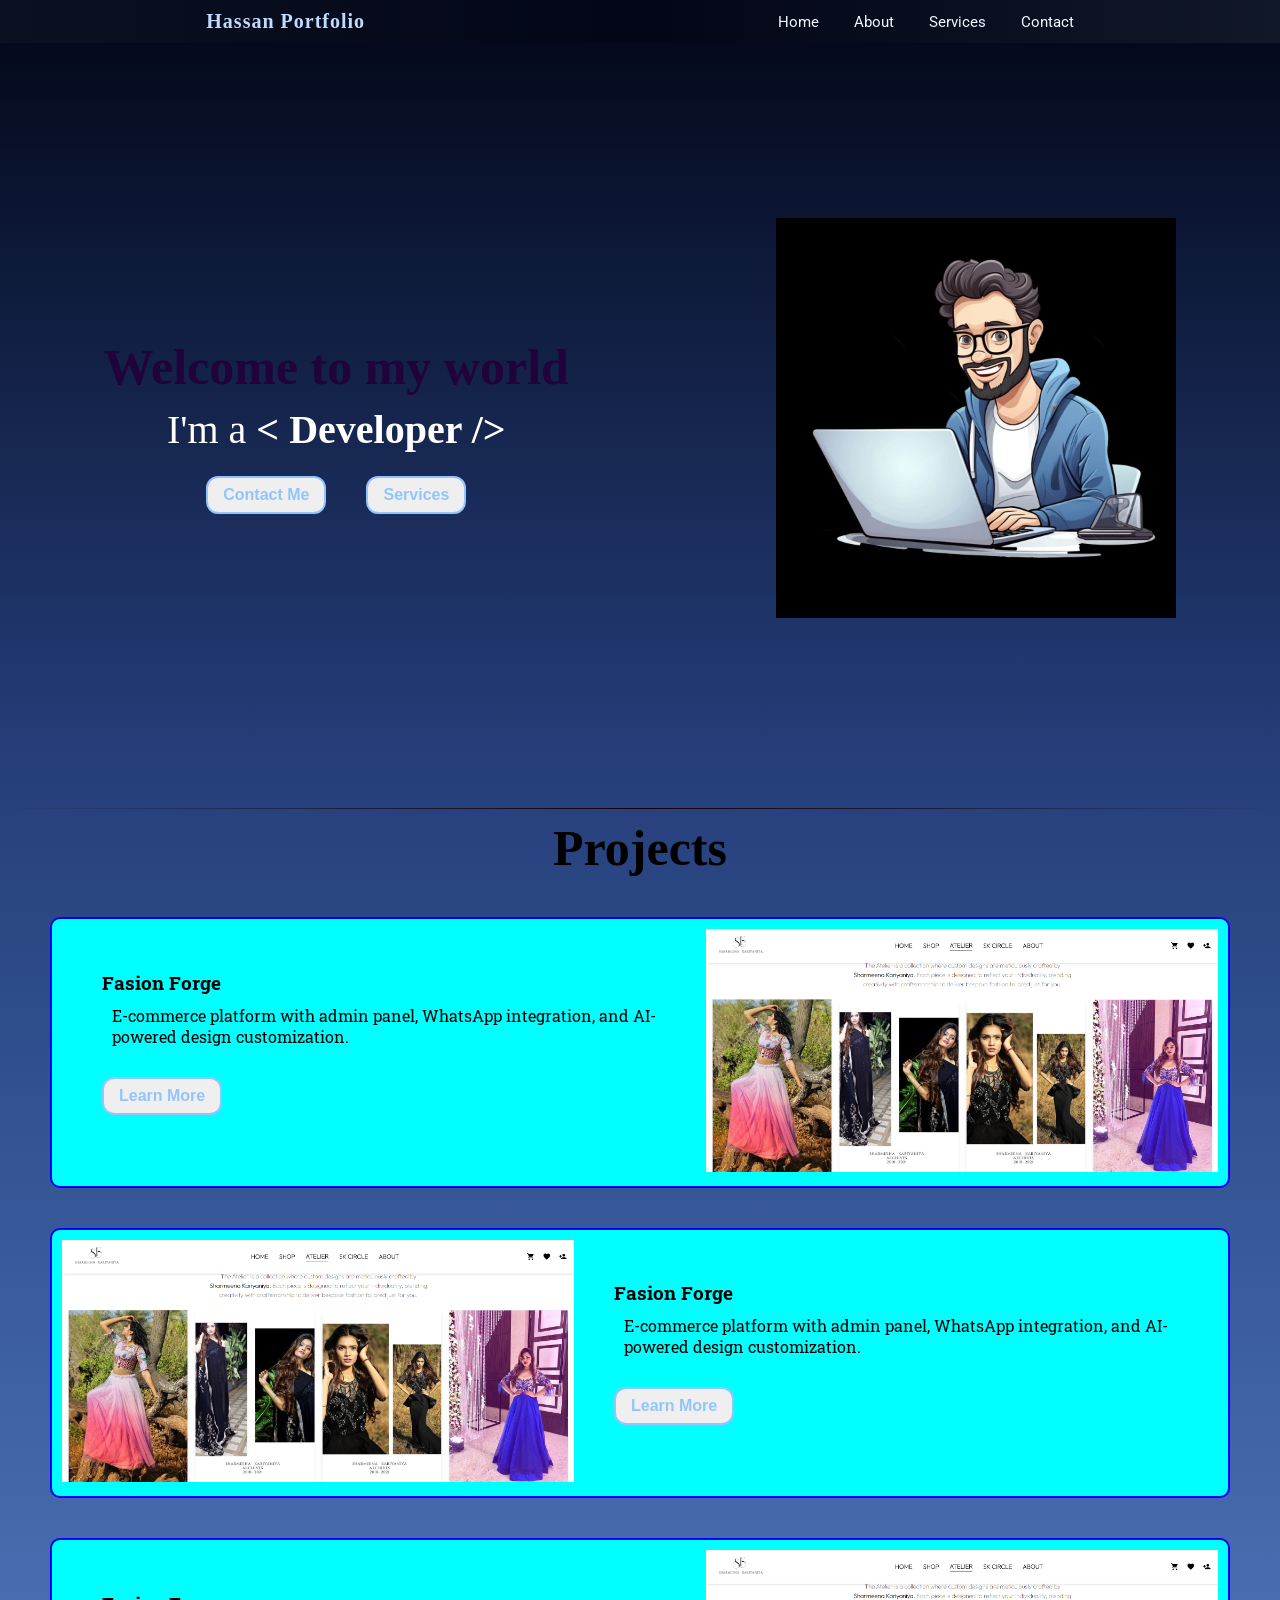
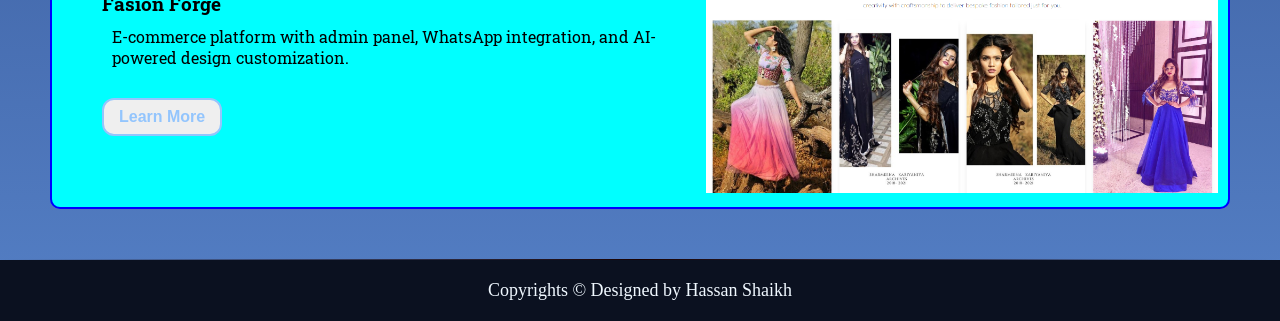
<file: portfolio-web/index.html>
<!DOCTYPE html>
<html lang="en">
<head>
    <meta charset="UTF-8">
    <meta name="viewport" content="width=device-width, initial-scale=1.0">
    <title>Hassan Portfolio</title>
    <link rel="stylesheet" href="style.css">
    <link rel="preconnect" href="https://fonts.googleapis.com">
    <link rel="preconnect" href="https://fonts.gstatic.com" crossorigin>
    <link href="https://fonts.googleapis.com/css2?family=Edu+NSW+ACT+Cursive:wght@400..700&family=Roboto+Slab:wght@100..900&family=Roboto:ital,wght@0,100..900;1,100..900&display=swap" rel="stylesheet">
    <style>
        
    </style>

    <body>
    <nav>
        <div class="logo">Hassan Portfolio</div>
        <ul>
            <li>Home</li>
            <li>About</li>
            <li>Services</li>
            <li>Contact</li>
        </ul>
    </nav>
    <main>
        <section class="hero">
            <div class="hero-left">
                <div class="one">Welcome to my world</div>
                <div class="two">I'm a <span class="bold"> &lt; Developer /&gt; </span></div>
                <div>
                    <button class="btn">Contact Me</button>
                    <button class="btn">Services</button>
                </div>
            </div>
            <div class="hero-right">
                <img src="developer.png" alt="developer-img" height="400px">
            </div>
        </section>

        <hr>

        <section class="projects">
            <h1 class="section-head">Projects</h1>
            <div class="project">
                <div class="project-img">
                    <img src="project1.png" alt="fasion-designing-website">
                </div>
                <div class="project-info">
                    <h3>Fasion Forge</h3>
                    <p>E-commerce platform with admin panel, WhatsApp integration, and AI-powered design customization.</p>
                    <button class="btn">Learn More</button>
                </div>
            </div>
            <div class="project">
                <div class="project-img">
                    <img src="project1.png" alt="fasion-designing-website">
                </div>
                <div class="project-info">
                    <h3>Fasion Forge</h3>
                    <p>E-commerce platform with admin panel, WhatsApp integration, and AI-powered design customization.</p>
                    <button class="btn">Learn More</button>
                </div>
            </div>
            <div class="project">
                <div class="project-img">
                    <img src="project1.png" alt="fasion-designing-website">
                </div>
                <div class="project-info">
                    <h3>Fasion Forge</h3>
                    <p>E-commerce platform with admin panel, WhatsApp integration, and AI-powered design customization.</p>
                    <button class="btn">Learn More</button>
                </div>
            </div>
        </section>
    </main> <hr>
    <footer>
        Copyrights &copy; Designed by Hassan Shaikh
    </footer>
</body>
</html>
</file>
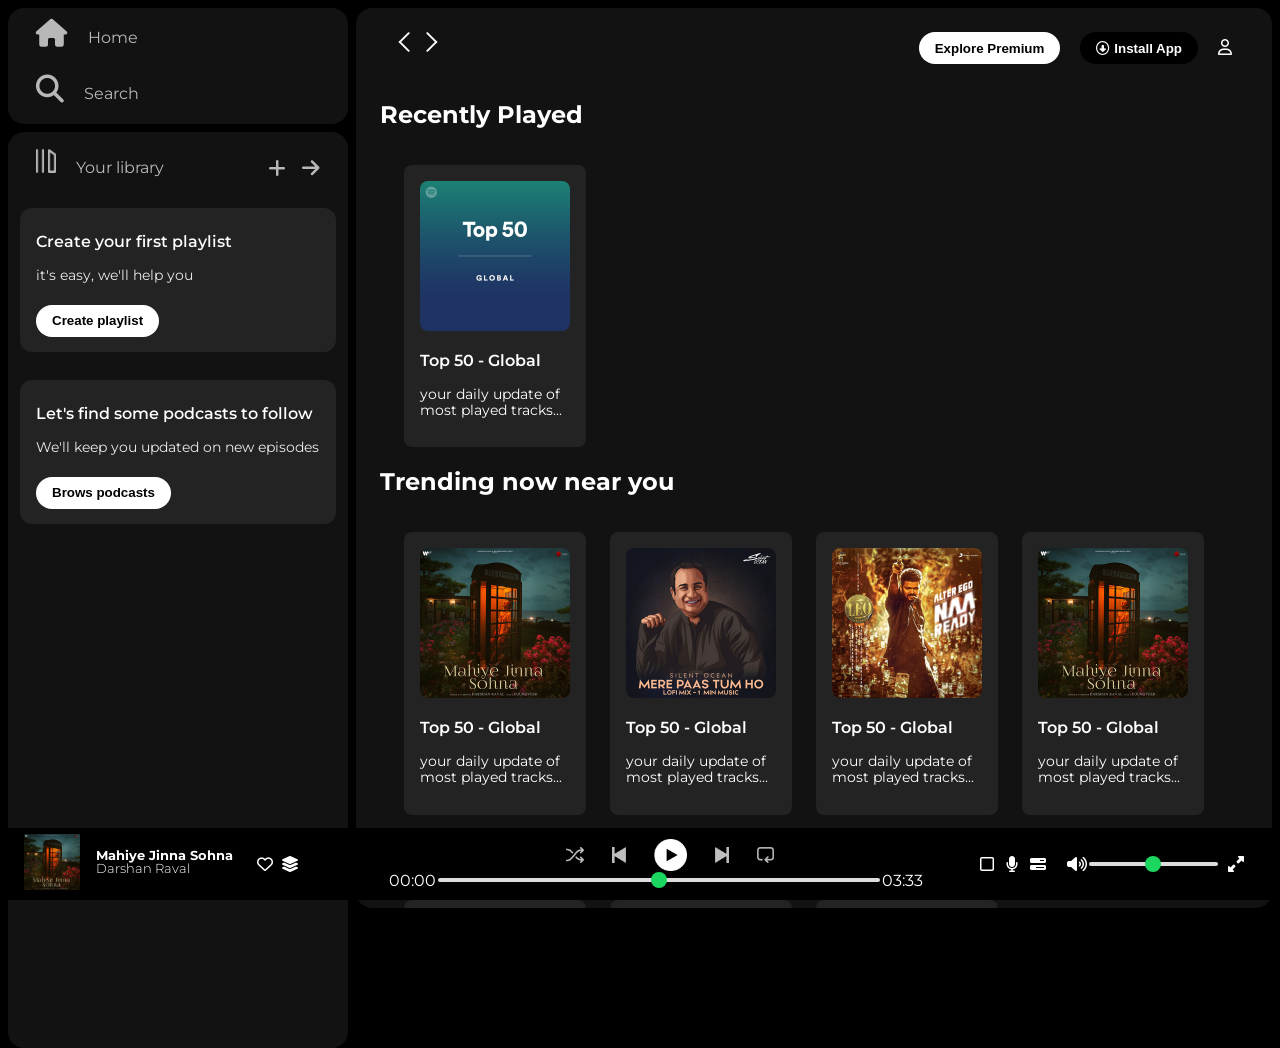
<file: Spotify Clone/index.html>
<!DOCTYPE html>
<html lang="en">
<head>
    <meta charset="UTF-8">
    <meta name="viewport" content="width=device-width, initial-scale=1.0">
    <!-- spotify icon  -->
    <link rel="icon" href="./assets/logo.png">
    <title>Spotify</title>
    <!-- css file link -->
    <link rel="stylesheet" href="style.css">
    <link rel="stylesheet" href="https://cdnjs.cloudflare.com/ajax/libs/font-awesome/6.5.1/css/all.min.css" integrity="sha512-DTOQO9RWCH3ppGqcWaEA1BIZOC6xxalwEsw9c2QQeAIftl+Vegovlnee1c9QX4TctnWMn13TZye+giMm8e2LwA==" crossorigin="anonymous" referrerpolicy="no-referrer" />
    <!-- google fonts -->
    <link rel="stylesheet" href="https://fonts.googleapis.com/css2?family=Material+Symbols+Outlined:opsz,wght,FILL,GRAD@20..48,100..700,0..1,-50..200" />
    <link rel="preconnect" href="https://fonts.googleapis.com">
    <link rel="preconnect" href="https://fonts.gstatic.com" crossorigin>
    <link href="https://fonts.googleapis.com/css2?family=Montserrat:ital,wght@0,100..900;1,100..900&display=swap" rel="stylesheet">
</head>
<body>
    <div class="main">
        <!-- side bar -->
        <div class="sidebar hide2">
            <div class="nav">
                <div class="nav-option">
                    <i class="fa-solid fa-house"></i>
                    <a href="#" style="opacity: 1;">Home</a>
                </div>
                <div class="nav-option">
                    <i class="fa-solid fa-magnifying-glass"></i>
                    <a href="#">Search</a>
                </div>
            </div>
            <div class="library">
                <div class="options">
                    <div class="lib-options nav-option">
                        <img src="./assets/library_icon.png">
                        <a href="#">Your library</a>
                    </div>
                    <div class="icons">
                        <i class="fa-solid fa-plus"></i>
                        <i class="fa-solid fa-arrow-right"></i>
                    </div>
                </div>
                <div class="boxes">
                    <div class="box">
                        <p class="box-p1">Create your first playlist</p>
                        <p class="box-p2">it's easy, we'll help you</p>
                        <button class="badge">Create playlist</button>
                    </div>
                    <div class="box">
                        <p class="box-p1">Let's find some podcasts to follow</p>
                        <p class="box-p2">We'll keep you updated on new episodes</p>
                        <button class="badge">Brows podcasts</button>
                    </div>
                </div>
            </div>
        </div>
        <!-- nav and main -->
        <div class="main-content">
            <div class="sticky-nav">
                <div class="sticky-nav-icons">
                    <img src="./assets/backward_icon.png" alt="">
                    <img src="./assets/forward_icon.png" alt="" class="hide">
                </div>
                <div class="sticky-nav-options">
                    <button class="badge nav-icon hide">Explore Premium</button>
                    <button class="badge nav-icon dark-badge"><i class="fa-sharp fa-regular fa-circle-down" style="margin-right: 5px;"></i>Install App</button>
                    <i class="fa-regular fa-user nav-icon"></i>
                </div>
            </div>
            <h2>Recently Played</h2>
            <div class="card-container">
                <div class="card">
                    <img src="./assets/card1img.jpeg" class="card-image">
                    <p class="card-title">Top 50 - Global</p>
                    <p class="card-info">your daily update of most played tracks...</p>
                </div>
            </div>

            <h2>Trending now near you</h2>
            <div class="card-container">
                <div class="card">
                    <img src="./assets/card2img.jpeg" class="card-image">
                    <p class="card-title">Top 50 - Global</p>
                    <p class="card-info">your daily update of most played tracks...</p>
                </div>
                <div class="card">
                    <img src="./assets/card3img.jpeg" class="card-image">
                    <p class="card-title">Top 50 - Global</p>
                    <p class="card-info">your daily update of most played tracks...</p>
                </div>
                <div class="card">
                    <img src="./assets/card4img.jpeg" class="card-image">
                    <p class="card-title">Top 50 - Global</p>
                    <p class="card-info">your daily update of most played tracks...</p>
                </div>
                <div class="card">
                    <img src="./assets/card2img.jpeg" class="card-image">
                    <p class="card-title">Top 50 - Global</p>
                    <p class="card-info">your daily update of most played tracks...</p>
                </div>
            </div>
            
            <h2>Featured Charts</h2>
            <div class="card-container">
                <div class="card">
                    <img src="./assets/card5img.jpeg" class="card-image">
                    <p class="card-title">Top 50 - Global</p>
                    <p class="card-info">your daily update of most played tracks...</p>
                </div>
                <div class="card">
                    <img src="./assets/card6img.jpeg" class="card-image">
                    <p class="card-title">Top 50 - Global</p>
                    <p class="card-info">your daily update of most played tracks...</p>
                </div>
                <div class="card">
                    <img src="./assets/card1img.jpeg" class="card-image">
                    <p class="card-title">Top 50 - Global</p>
                    <p class="card-info">your daily update of most played tracks...</p>
                </div>
            </div>
            <div class="footer">
                <div class="line"></div>
            </div>
        </div>
        <!-- playbar -->
        <div class="music-player">
            <div class="album">
                <div class="alubum-pic">
                    <img src="./assets/card2img.jpeg" class="alubum-img">
                </div>
                <div class="album-text hide4">
                    <p style="font-weight: 700;" class="song-name">Mahiye <span class="hide">Jinna Sohna</span></p>
                    <p style="font-weight: 300;" class="hide">Darshan Raval</p>
                </div>
                <div class="album-icon">
                    <i class="fa-regular fa-heart album-icon-control-1"></i>
                    <i class="fa-solid fa-layer-group album-icon-control-1"></i>
                </div>
            </div>
            <div class="player">
                <div class="player-control">
                    <img src="./assets/player_icon1.png" class="player-control-icon">
                    <img src="./assets/player_icon2.png" class="player-control-icon">
                    <img src="./assets/player_icon3.png" class="player-control-icon" style="height: 2rem;opacity:1;">
                    <img src="./assets/player_icon4.png" class="player-control-icon">
                    <img src="./assets/player_icon5.png" class="player-control-icon">
                </div>
                <div class="playback-bar">
                    <span class="curren-time">00:00</span>
                    <input type="range" min="0" max="100" class="progress-bar" step="1">
                    <span class="tot-time">03:33</span>
                </div>
            </div>
            <div class="controls">
                <div class="controls-icon">
                    <i class="fa-regular fa-square last-icon"></i>
                    <i class="fa-solid fa-microphone last-icon"></i>
                    <i class="fa-solid fa-bars-progress last-icon"></i>
                </div>
                <div class="playback-bar hide3">
                    <i class="fa-solid fa-volume-high"></i>
                    <input type="range" min="0" max="100" class="progress-bar" id="plb"> 
                </div>
                <div class="full-sc">
                    <i class="fa-solid fa-up-right-and-down-left-from-center last-icon"></i>
                </div>
            </div>
        </div>
    </div>
</body>
</html>
</file>
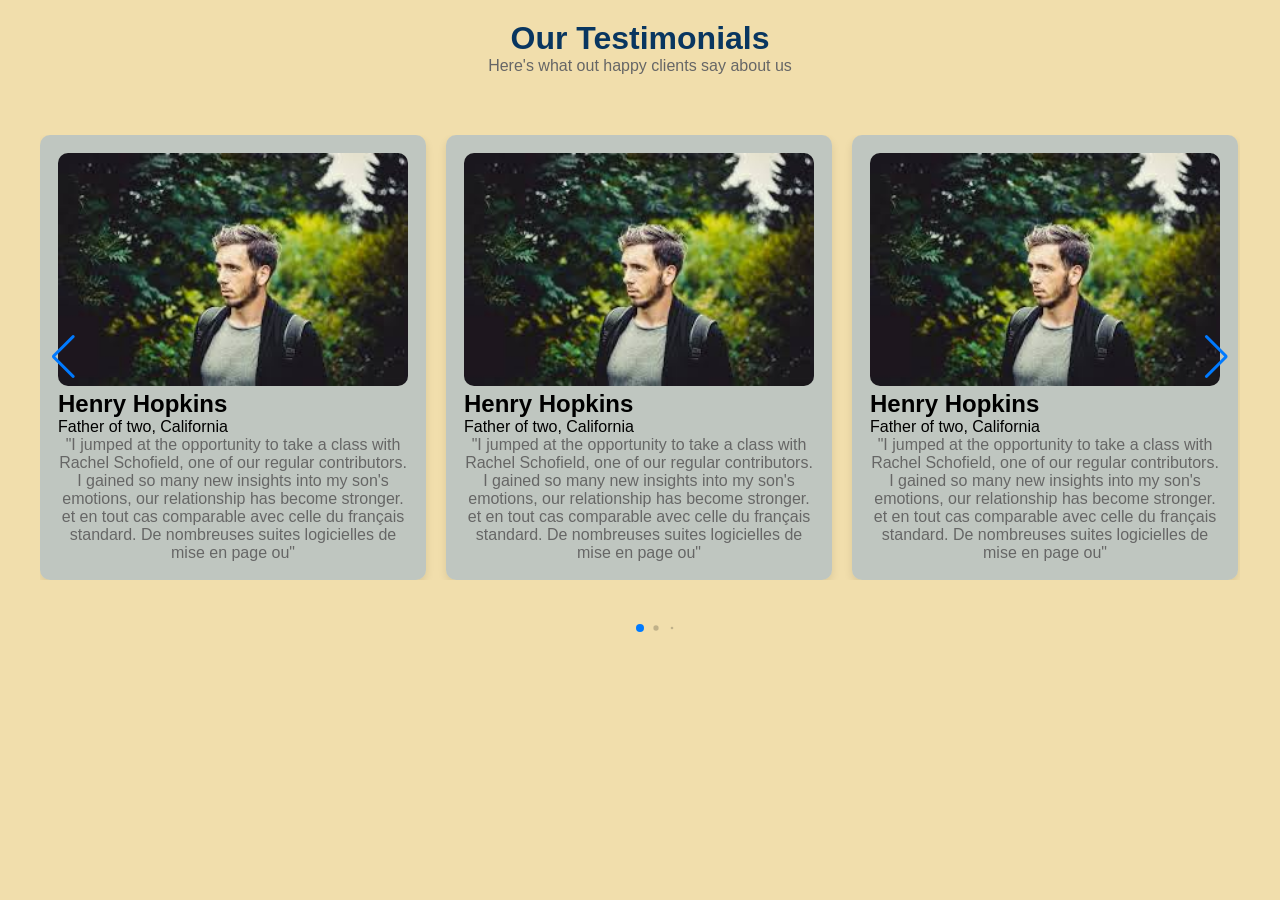
<file: Card Slider/index.html.html>
<!DOCTYPE html>
<html lang="en">
<head>
    <meta charset="UTF-8">
    <meta name="viewport" content="width=device-width, initial-scale=1.0">
    <title>Document</title>
    <link rel="stylesheet" href="style.css">
    <link rel="stylesheet"
    href="https://cdn.jsdelivr.net/npm/swiper@11/swiper-bundle.min.css"/>
</head>
<body>
    <div>
        <h1>Our Testimonials</h1>
        <p>Here's what out happy clients say about us</p>
    </div>
    <div class="container swiper">
        <div class="card-wrap">
            <ul class="card-list swiper-wrapper">
                <li class="card-item swiper-slide">
                    <img src="image.png" alt="customer" class="card-image">
                    <h2>Henry Hopkins</h2>
                    <span>Father of two, California</span>
                    <p class="card-text">"I jumped at the opportunity to take a
                        class with Rachel Schofield, one of our
                        regular contributors. I gained so many
                        new insights into my son's emotions,
                        our relationship has become stronger.
                        et en tout cas comparable avec celle du
                        français standard. De nombreuses suites 
                        logicielles de mise en page ou"
                    </p> 
                </li>
                <li class="card-item swiper-slide">
                    <img src="image.png" alt="customer" class="card-image">
                    <h2>Henry Hopkins</h2>
                    <span>Father of two, California</span>
                    <p class="card-text">"I jumped at the opportunity to take a
                        class with Rachel Schofield, one of our
                        regular contributors. I gained so many
                        new insights into my son's emotions,
                        our relationship has become stronger.
                        et en tout cas comparable avec celle du
                        français standard. De nombreuses suites 
                        logicielles de mise en page ou"
                    </p> 
                </li>
                <li class="card-item swiper-slide">
                    <img src="image.png" alt="customer" class="card-image">
                    <h2>Henry Hopkins</h2>
                    <span>Father of two, California</span>
                    <p class="card-text">"I jumped at the opportunity to take a
                        class with Rachel Schofield, one of our
                        regular contributors. I gained so many
                        new insights into my son's emotions,
                        our relationship has become stronger.
                        et en tout cas comparable avec celle du
                        français standard. De nombreuses suites 
                        logicielles de mise en page ou"
                    </p> 
                </li>
                <li class="card-item swiper-slide">
                    <img src="image.png" alt="customer" class="card-image">
                    <h2>Henry Hopkins</h2>
                    <span>Father of two, California</span>
                    <p class="card-text">"I jumped at the opportunity to take a
                        class with Rachel Schofield, one of our
                        regular contributors. I gained so many
                        new insights into my son's emotions,
                        our relationship has become stronger.
                        et en tout cas comparable avec celle du
                        français standard. De nombreuses suites 
                        logicielles de mise en page ou"
                    </p> 
                </li>
            </ul>

            
            

        </div>
        <div class="swiper-pagination"></div>
        <div class="swiper-button-prev"></div>
            <div class="swiper-button-next"></div>
        
    </div>
   

    <script src="https://cdn.jsdelivr.net/npm/swiper@11/swiper-bundle.min.js"></script>

    <script src="app.js"></script>
</body>
</html>
</file>
<file: portfolio-web/style.css>
*{
    margin: 0;
    padding: 0;
}

:root{
    --primary-font: "Edu NSW ACT Cursive", cursive;
    --secondary-font: "Roboto Slab", serif;
    --thirt-font: "Roboto", sans-serif;
}

body {
    /* background-image: linear-gradient(to bottom,#020617,#253f7b, #6688c0); */
    background-image: 
    linear-gradient(
        180deg,
        #020617 0%,
        #253f7b 40%,
        #547fc5 100%
    );
}

nav {
    position: sticky;
    display: flex;
    justify-content: space-around;
    padding: 10px 0px;
    /* background-color: rgb(130, 130, 174); */
    background-image: linear-gradient(90deg,#0B1120,#020617,#111827);
}

.logo{
    font-size: 20px;
    font-weight: bolder;
    letter-spacing: 1px;
    color: #BFDBFE;;
    font-family: var(--primary-font)
}

nav ul{
    display: flex;
    gap: 35px;
    align-items: center;
}

nav ul li{
    list-style-type: none;
    font-size: 15px;
    color: aliceblue;
    font-family: var(--thirt-font)
}

.hero{
    height: 85vh;
    /* background-image: 
    linear-gradient(
        180deg,
        #020617 0%,
        #253f7b 40%,
        #6688c0 100%
    ); */
    /* background-image: linear-gradient(to right,#161a94,#281e89, #33315c); */
    display: flex;
    justify-content: space-around;
    align-items: center;
    font-family: var(--third-font);
}

.hero-left{
    font-size: 40px;
    color: #FFFFFF;
    display: flex;
    gap: 10px;
    flex-direction: column;
    align-items: center;
}

.hero-left .one{
    font-size: 50px;
    color: rgb(32, 3, 58);
    font-weight: bolder;
}

.hero-lef .two {
    color: E2E8F0;
}

.hero-right {
    font-size: 65px;
    font-weight: bolder;
}

.bold{
    font-weight: bold;
}

.btn {
    font-weight: bold;
    padding: 8px 15px;
    background: 2563EB;
    border: 2px solid #93C5FD;
    border-radius: 12px;
    color: #93C5FD;
    cursor: pointer;
    font-size: 16px;
    margin: 0px 15px;
    transition: all 0.5s ease;
}

.btn:hover{
    background-color: rgba(147,197,253,.15);
    transform: scale(1.1);
    box-shadow: 0 8px 16px 0 rgba(18, 94, 117, 0.2); ;
}

.projects {
    justify-content: center;
    margin: 5px;
    padding: 5px;
    font-family: var(--secondary-font);
}

.projects .project {
    display: flex;
    align-items: center;
    border: 2px solid blue;
    border-radius: 10px;
    padding: 10px;
    margin: 40px;
    background-color: aqua;
}

.project:nth-child(2n){
    flex-direction: row-reverse;
}

.project .project-img img{
    width: 40vw;
}

.project-info {
    margin: 0px 20px;
    padding: 20px;
}

.project-info p{
    padding: 10px;
}

.project-info .btn {
    margin: 20px 0px;
}

.section-head {
    text-align: center;
    font-size: 50px;
    font-weight: bolder;
    font-family: var(--primary-font);
}

hr {
    border: none;
    height: 1px;
    background-image: linear-gradient(to right, transparent, #190101, transparent);
}

footer {
    font-family: var(--third-font);
    font-size: 18px;
    color: aliceblue;
    background-color: #0B1120;
    padding: 20px;
    text-align: center;
}

@media screen and (max-width: 950px) {
    nav {
        flex-direction: column;
        align-items: center;
        gap: 20px;
    }
    .hero {
        flex-direction: column-reverse;
        justify-content: center;
    }
    .hero-left {
        margin: 0;
    }
    .hero-right img{
        height: 250px;
        width: 250px;
    }

    .project-img img{
        height: 90%;
        width: 100px;
    }
}
</file>
<file: Spotify Clone/style.css>
body {
    margin: 0;
    background-color: black;
    color: white;
    font-family:  "Montserrat", sans-serif;
    /* agar overflow hoga to kya karna hai */
    overflow: hidden;
}

.main {
    display: flex;
    height: 100vh;
    padding: 0.5rem;
}

.sidebar {
    background-color: #000;
    width: 340px;
    border-radius: 1rem;  /* 1 rem-> 16px*/
    margin-right: 0.5rem;
}

.main-content {
    background-color: #121212;
    /* flex 1 yani bachi hui place  */
    flex: 1;
    border-radius: 1rem; 
    overflow: auto;
    padding: 0 1.5rem 0 1.5rem;
}

.music-player {
    background-color: black;
    position: fixed;
    bottom: 0;
    width: 100%;
    height: 72px;
}

a {
    text-decoration: none;
    color: white;
}


.nav {
    background-color: #121212;
    height: 100px;
    display: flex;
    flex-direction: column;
    justify-content: center;
    padding: 0.5rem 0.75rem;
    border-radius: 1rem;
}

.nav-option {
    line-height: 2.5rem;
    opacity: 0.7;
    padding: 0.5rem 1rem;
}

.nav-option:hover {
    opacity: 1;
}

.nav-option i {
    font-size: 1.75rem;
}

.nav-option a {
    font-size: 1rem;
    padding: 1rem;
}

.library {
    background-color: #121212;
    border-radius: 1rem;
    height: 100%;
    margin-top: 0.5rem;
    padding: 0.5rem 0.75rem;
}

.options {
    display: flex;
    justify-content: space-between;
    align-items: center;
}

.lib-options img {
    height: 1.5rem;
    width: 1.25rem;
}

.icons {
    font-size: 1.25rem;
    display: flex;
}

.icons i {
    opacity: 0.7;
    margin-right: 1rem;
}

.icons i:hover {
    opacity: 1;
}

.box {
    height: 8rem;
    background-color: #232323;
    border-radius: 0.75rem;
    margin: 0.75rem 0 1.75rem 0;
    padding: 0.5rem 1rem;
}

.box-p1 {
    font-size: 1rem;
    font-weight: 550;
}

.box-p2 {
    font-size: 0.85rem;
    opacity: 0.9;
}

.badge {
    background-color: #ffff;
    border: none;
    margin-top: 0.5rem;
    border-radius: 100px;
    font-weight: 700;
    padding: 0.25rem 1rem;
    height: 2rem;
    /* to fint text in button  */
    width: fit-content;
}

.dark-badge {
    background-color: #000;
    color: white;
}

/* navigation bar */
.sticky-nav {
    /* scroll karne pe background color change hojayega */
    position: sticky;
    background-color: #121212;
    top: 0;
    display: flex;
    justify-content: space-between;
    align-items: center;
    padding: 1rem 0rem 1rem;
    /* agar overlap hoga to  */
    z-index: 10;
}

.sticky-nav-icons {
    margin-left: 0.75rem;
}

.sticky-nav-options .nav-icon{
    margin-right: 1rem;
}

@media(max-width: 1000px){
    .hide{
        display: none;
    }
}

.card-container {
    display: flex;
    flex-wrap: wrap;
}

.card {
    background-color: #232323;
    width: 150px;
    border-radius: 0.5rem;
    padding: 1rem;
    margin-left: 1.5rem;
    margin-top: 1rem;
}

.card-image {
    width: 100%;
    border-radius: 0.5rem;
}

.card-title {
    font-weight: 600;
}

.card-info {
    font-size: 0.85rem;
    opacity: 8;
}

.footer {
    height: 300px;
    display: flex;
    justify-content: center;
    align-items: center;
}

.line {
    height: 50%;
    width: 90%;
    border-top: 3px solid white;
    opacity: 0.4;
}

/* Player */
.music-player {
    display: flex;
    justify-content: space-between;
    align-items: center;
}

.album {
    width: 25%;
}

.album {
    display: flex;
    padding-left: 1rem;
}

.alubum-img {
    height: 3.5rem;
    width: 3.5rem;
    align-items: center;
    justify-content: center;
}

.album-icon {
   display: flex;
   align-items: center;
   justify-content: space-evenly;
   margin-left: 1rem;
}

.album-text {
    margin-top: 2.5%;
    line-height: 0%;
    font-size: small;
    margin-left: 1rem;
}

.album-icon-control-1 {
    margin-left: 0.5rem;
}

.player {
    width: 50%;
}

.player-control-icon {
    height: 1rem;
    margin-left: 1.75rem;
    opacity: 0.75;
}

.player-control {
    display: flex;
    justify-content: center;
    align-items: center;
}

.player-control-icon:hover{
    opacity: 1;
}

.playback-bar {
    display: flex;
    justify-content: center;
    align-items: center;
}

.progress-bar {
    width: 70%;
    appearance: none;
    background-color: transparent;
    cursor: pointer;
}

.progress-bar::-webkit-slider-runnable-track {
    background-color: #ddd;
    border-radius: 100px;
    height: 0.2rem;
}

.progress-bar::-webkit-slider-thumb {
    appearance: none;
    height: 1rem;
    width: 1rem;
    background-color: #1bd760;
    border-radius: 50%;
    margin-top: -6px;
}

.controls {
    width: 25%;
    display: flex;
}

#plb {
    width: 90%;
}

.controls-icon {
    width: 30%;
}

.last-icon {
    padding-left: 0.5rem;
}

@media(max-width: 1020px){
    .hide3{
        display: none;
    }
    .music-player{
        display: flex;
        justify-content: space-evenly;
    }
    .player {
        margin-right: 4rem;
    }
}

@media(max-width: 840px){
    .hide2{
        display: none;
    }
    .last-icon{
        display: none;
    }
    .controls-icon{
        display: none;
    }
}

@media(max-width: 500px){
    .song-name{
        display: none;
    }
    .album-icon{
        display: none;
    }
}
</file>
<file: Card Slider/style.css>
* {
    margin: 0;
    padding: 0;
}

body {
    font-family: Arial, sans-serif;
    margin: 0;
    padding: 0;
    background-color: #f1deac;
}

h1 {
    text-align: center;
    font-size: 2rem;
    margin-top: 20px;
    color: rgb(9, 54, 96);
    margin-bottom: 0;
}

p {
    margin-top: 0;
    text-align: center;
    color: #666;
}

.container {
    width: 100%;
    max-width: 1200px;
    margin: 0 auto;
    padding: 40px;
}

.swiper {
    margin: 0;
    padding: auto;
    display: flex;
    flex-wrap: wrap;
}


.card-wrap {
    display: flex;
    justify-content: center;
    margin:  60px 0px;
    overflow: hidden;
}
 
.card-list {
    display: flex;
    justify-content: space-between;
}

 .card-item {
    display: block;
    background-color: rgba(156, 183, 206, 0.589);
    padding: 18px;
    text-decoration: none;
    border-radius: 10px;
    max-width: 350px;
    box-shadow: 0 4px 8px rgba(0, 0, 0, 0.1);
    transition: transform 0.3s ease, box-shadow 0.3s ease;
 }

 .card-item:hover {
    transform: scale(1.5);
    box-shadow: 0 8px 16px rgba(0, 0, 0, 0.2);
}

.card-list .card-image {
    width: 100%;
    object-fit: cover;
    border-radius: 10px;
}


@media (max-width: 768px) {
    .card-item {
        max-width: 300px;
    }
}

@media (max-width: 640px) {
    .card-item {
        max-width: 100%;
    }
}

.swiper-button-prev {
    margin-right: 70px;
}
</file>
